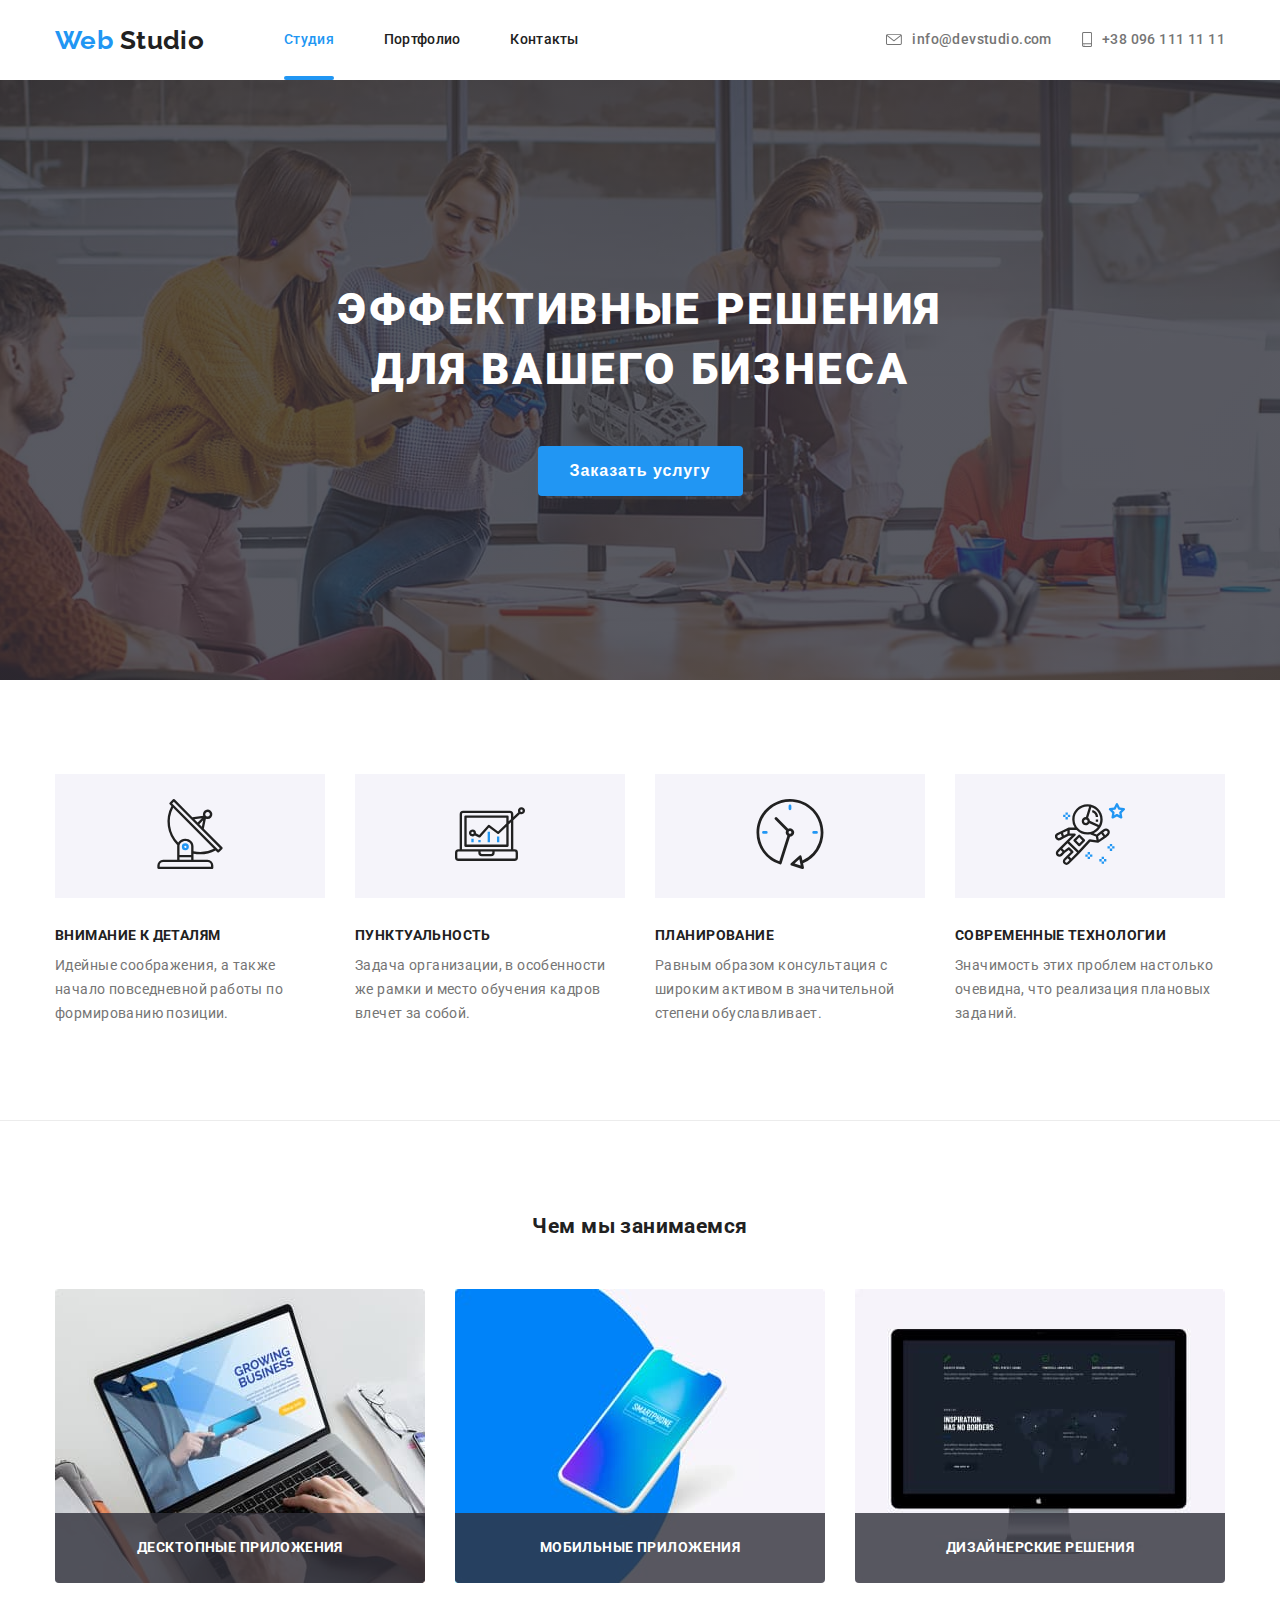
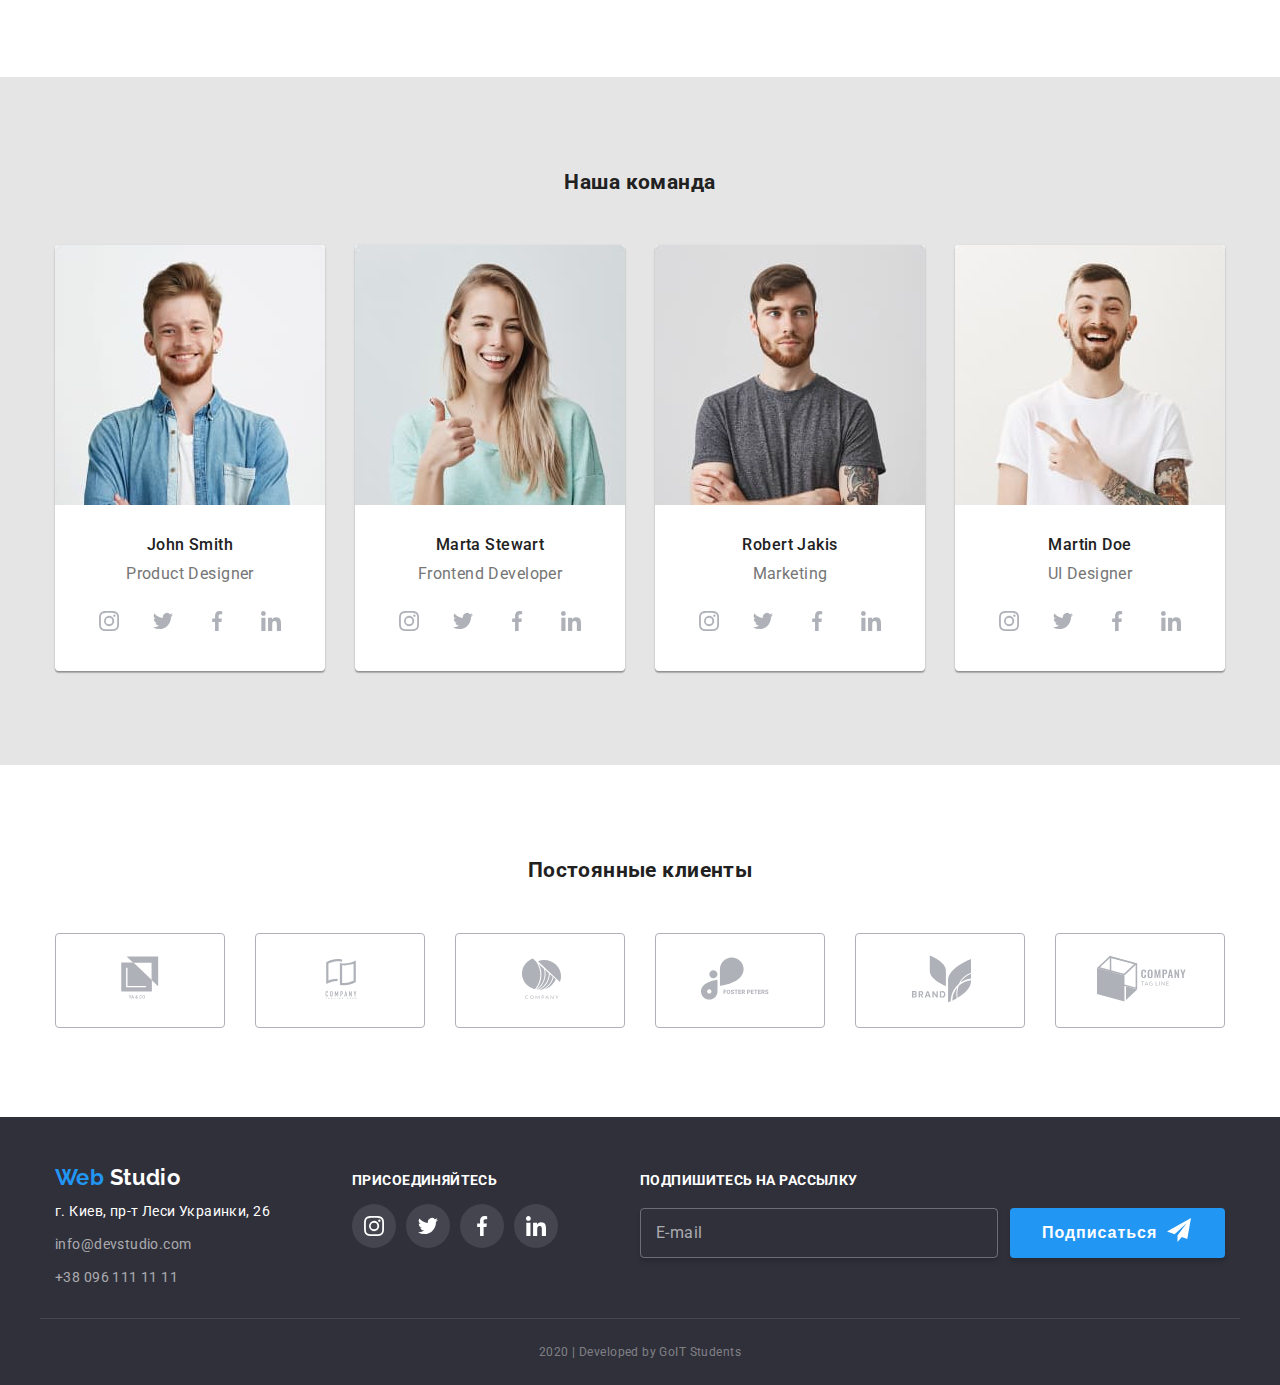
<file: index.html>
<!DOCTYPE html>
<html lang="ru">
  <head>
    <meta charset="UTF-8" />
    <meta name="viewport" content="width=device-width, initial-scale=1.0" />
    <title>Document</title>
    <link
      href="https://fonts.googleapis.com/css2?family=Raleway:wght@700&family=Roboto:wght@400;500;700;900&display=swap"
      rel="stylesheet"
    />
    <link rel="stylesheet" href="./css/style.css" />
  </head>
  <body>
    <!--Шапка профиля-->
    <header class="header">
      <div class="container main-header">
        <!--  основная навигация-->
        <nav class="nav main-header">
          <a href="./index.html" class="logo">
            <span class="logo-web">Web</span>
            Studio
          </a>
          <ul class="list header-ul">
            <li class="item">
              <a href="./index.html" class="link active-link">
                Студия
                <div class="active"></div>
              </a>
            </li>
            <li class="item">
              <a href="./portfolio.html" class="link">Портфолио </a>
            </li>
            <li class="item">
              <a href="#" class="link">Контакты</a>
            </li>
          </ul>
        </nav>
        <ul class="list header-ul contact">
          <li class="item">
            <a href="mailto:info@devstudio.com" class="contact-link flex-link">
              <svg class="icon-envelope">
                <use href="./images/symbol-defs1.svg#icon-envelope"></use>
              </svg>
              info@devstudio.com
            </a>
          </li>
          <li class="item">
            <a href="tel:+380961111111" class="contact-link">
              <svg class="icon-smartphone">
                <use href="./images/symbol-defs1.svg#icon-smartphone"></use>
              </svg>
              +38 096 111 11 11
            </a>
          </li>
        </ul>
      </div>
    </header>
    <!-- неповторяющийся контент-->
    <main>
      <!-- Hero -->
      <section class="hero">
        <div class="container center">
          <h1 class="hero-title">
            эффективные решения <br />
            для вашего бизнеса
          </h1>
          <button class="button primary" data-open-modal>
            Заказать услугу
          </button>
          <div class="backdrop is-hidden" data-backdrop>
            <div class="modal">
              <b class="modal-title">
                Оставьте свои данные, мы вам перезвоним
              </b>
              <form class="form js-speaker-form">
                <label class="field name">
                  <svg class="icon-person form-icon">
                    <use href="./images/symbol-defs1.svg#icon-person"></use>
                  </svg>
                  <input
                    class="form-input"
                    type="text"
                    name="name"
                    placeholder=" "
                  />
                  <span class="form-label">Имя</span>
                </label>
                <label class="field">
                  <svg class="icon-phone form-icon">
                    <use href="./images/symbol-defs1.svg#icon-phone"></use>
                  </svg>
                  <input
                    class="form-input"
                    type="tel"
                    name="telephone"
                    placeholder=" "
                  />
                  <span class="form-label">Телефон</span>
                </label>
                <label class="field">
                  <svg class="icon-email form-icon">
                    <use href="./images/symbol-defs1.svg#icon-email"></use>
                  </svg>
                  <input
                    class="form-input"
                    type="email"
                    name="email"
                    placeholder=" "
                  />
                  <span class="form-label">Почта</span>
                </label>
                <label class="field">
                  <textarea
                    class="comment"
                    name="comment"
                    rows="8"
                    placeholder=" "
                  ></textarea>
                  <span class="form-label com">Комментарий</span>
                </label>
                <label class="field checkbox-field">
                  <input class="visualli-hidden checkbox" type="checkbox" />
                  <span class="icn"></span>
                  <span
                    >Соглашаюсь с рассылкой и принимаю
                    <a class="chec" href="">Условия договора</a></span
                  >
                </label>
                <button class="button primary" type="submit">
                  Отправить
                </button>
              </form>
              <svg class="icon-close" data-close-modal>
                <use href="./images/symbol-defs1.svg#icon-close"></use>
              </svg>
            </div>
          </div>
        </div>
      </section>
      <!--преимущества компании-->
      <section class="section">
        <!-- позже нужно будет сделать невидемым -->
        <div class="container">
          <h2 class="section-title visualli-hidden">Особенности</h2>
          <ul class="list flex-featurest">
            <li class="element">
              <div class="in-bl">
                <svg class="icon-antenna">
                  <use
                    x="100"
                    width="70"
                    heidth="70"
                    href="./images/symbol-defs1.svg#icon-antenna"
                  ></use>
                </svg>
              </div>
              <h3 class="section-title features">
                Внимание к деталям
              </h3>
              <p class="text features">
                Идейные соображения, а также начало повседневной работы по
                формированию позиции.
              </p>
            </li>
            <li class="element">
              <div class="in-bl wrt">
                <svg class="icon-diagram">
                  <use
                    x="100"
                    width="70"
                    heidth="70"
                    href="./images/symbol-defs1.svg#icon-diagram"
                  ></use>
                </svg>
              </div>
              <h3 class="section-title features">
                Пунктуальность
              </h3>
              <p class="text features">
                Задача организации, в особенности же рамки и место обучения
                кадров влечет за собой.
              </p>
            </li>
            <li class="element">
              <div class="in-bl">
                <svg class="icon-clock">
                  <use
                    x="100"
                    width="70"
                    heidth="70"
                    href="./images/symbol-defs1.svg#icon-clock"
                  ></use>
                </svg>
              </div>
              <h3 class="section-title features">
                Планирование
              </h3>
              <p class="text features">
                Равным образом консультация с широким активом в значительной
                степени обуславливает.
              </p>
            </li>
            <li class="element">
              <div class="in-bl">
                <svg class="icon-astronaut">
                  <use
                    x="100"
                    width="70"
                    heidth="70"
                    href="./images/symbol-defs1.svg#icon-astronaut"
                  ></use>
                </svg>
              </div>
              <h3 class="section-title features">
                Современные технологии
              </h3>
              <p class="text features">
                Значимость этих проблем настолько очевидна, что реализация
                плановых заданий.
              </p>
            </li>
          </ul>
        </div>
      </section>
      <!--занятость компании-->
      <section class="section employment">
        <div class="container">
          <h2 class="section-title center">Чем мы занимаемся</h2>
          <ul class="employment-list list">
            <li class="element">
              <img
                class="img"
                src="./images/What-are-we-doing/img.jpg"
                width="370"
                alt="ноутбук"
              />
              <p class="link center">
                Десктопные приложения
              </p>
            </li>
            <li class="element">
              <img
                class="img"
                src="./images/What-are-we-doing/box.jpg"
                width="370"
                alt="смартфон"
              />
              <p class="link center">
                Мобильные приложения
              </p>
            </li>
            <li class="element">
              <img
                class="img"
                src="./images/What-are-we-doing/img(1).jpg"
                width="370"
                alt="apple mac"
              />
              <p class="link center">
                Дизайнерские решения
              </p>
            </li>
          </ul>
        </div>
      </section>
      <!--специалисты компании-->
      <section class="section company-specialists">
        <div class="container">
          <h2 class="section-title center">
            Наша команда
          </h2>
          <ul class="list specialists">
            <li class="element">
              <img
                class="img"
                src="./images/Team/specialists/img.jpg"
                width="270"
                alt="photo of John Smith"
              />
              <div class="center">
                <h3 class="section-title specialist">
                  John Smith
                </h3>
                <p class="specialist name">
                  Product Designer
                </p>
                <!--соц.сети -->
                <ul class="list social-networks">
                  <li class="element">
                    <a
                      href="#"
                      aria-label="instagram"
                      class="link icon-instagram"
                    >
                      <svg class="icon-instagram">
                        <use
                          href="./images/symbol-defs1.svg#icon-instagram"
                        ></use>
                      </svg>
                    </a>
                  </li>
                  <li class="element">
                    <a href="#" aria-label="twitter" class="link icon-twitter">
                      <svg class="icon-twitter">
                        <use
                          href="./images/symbol-defs1.svg#icon-twitter"
                        ></use>
                      </svg>
                    </a>
                  </li>
                  <li class="element">
                    <a
                      href="#"
                      aria-label="facebook"
                      class="link icon-facebook"
                    >
                      <svg class="icon-facebook">
                        <use
                          href="./images/symbol-defs1.svg#icon-facebook"
                        ></use>
                      </svg>
                    </a>
                  </li>
                  <li class="element">
                    <a
                      href="#"
                      aria-label="linkedin"
                      class="link icon-linkedin"
                    >
                      <svg class="icon-linkedin">
                        <use
                          href="./images/symbol-defs1.svg#icon-linkedin"
                        ></use>
                      </svg>
                    </a>
                  </li>
                </ul>
              </div>
            </li>
            <li class="element">
              <img
                class="img"
                src="./images/Team/specialists/img(1).jpg"
                width="270"
                alt="photo of Marta Stewart"
              />
              <div class="center">
                <h3 class="section-title specialist">
                  Marta Stewart
                </h3>
                <p class="specialist name">
                  Frontend Developer
                </p>
                <!--соц.сети -->
                <ul class="list social-networks">
                  <li class="element">
                    <a
                      href="#"
                      aria-label="instagram"
                      class="link icon-instagram"
                    >
                      <svg class="icon-instagram">
                        <use
                          href="./images/symbol-defs1.svg#icon-instagram"
                        ></use>
                      </svg>
                    </a>
                  </li>
                  <li class="element">
                    <a href="#" aria-label="twitter" class="link icon-twitter">
                      <svg class="icon-twitter">
                        <use
                          href="./images/symbol-defs1.svg#icon-twitter"
                        ></use>
                      </svg>
                    </a>
                  </li>
                  <li class="element">
                    <a
                      href="#"
                      aria-label="facebook"
                      class="link icon-facebook"
                    >
                      <svg class="icon-facebook">
                        <use
                          href="./images/symbol-defs1.svg#icon-facebook"
                        ></use>
                      </svg>
                    </a>
                  </li>
                  <li class="element">
                    <a
                      href="#"
                      aria-label="linkedin"
                      class="link icon-linkedin"
                    >
                      <svg class="icon-linkedin">
                        <use
                          href="./images/symbol-defs1.svg#icon-linkedin"
                        ></use>
                      </svg>
                    </a>
                  </li>
                </ul>
              </div>
            </li>
            <li class="element">
              <img
                class="img"
                src="./images/Team/specialists/img(2).jpg"
                width="270"
                alt="photo of Robert Jakis"
              />
              <div class="center">
                <h3 class="section-title specialist">
                  Robert Jakis
                </h3>
                <p class="specialist name">
                  Marketing
                </p>
                <!--соц.сети -->
                <ul class="list social-networks">
                  <li class="element">
                    <a
                      href="#"
                      aria-label="instagram"
                      class="link icon-instagram"
                    >
                      <svg class="icon-instagram">
                        <use
                          href="./images/symbol-defs1.svg#icon-instagram"
                        ></use>
                      </svg>
                    </a>
                  </li>
                  <li class="element">
                    <a href="#" aria-label="twitter" class="link icon-twitter">
                      <svg class="icon-twitter">
                        <use
                          href="./images/symbol-defs1.svg#icon-twitter"
                        ></use>
                      </svg>
                    </a>
                  </li>
                  <li class="element">
                    <a
                      href="#"
                      aria-label="facebook"
                      class="link icon-facebook"
                    >
                      <svg class="icon-facebook">
                        <use
                          href="./images/symbol-defs1.svg#icon-facebook"
                        ></use>
                      </svg>
                    </a>
                  </li>
                  <li class="element">
                    <a
                      href="#"
                      aria-label="linkedin"
                      class="link icon-linkedin"
                    >
                      <svg class="icon-linkedin">
                        <use
                          href="./images/symbol-defs1.svg#icon-linkedin"
                        ></use>
                      </svg>
                    </a>
                  </li>
                </ul>
              </div>
            </li>
            <li class="element">
              <img
                class="img"
                src="./images/Team/specialists/img(3).jpg"
                width="270"
                alt="photo of Martin Doe"
              />
              <div class="center">
                <h3 class="section-title specialist">
                  Martin Doe
                </h3>
                <p class="specialist name">
                  UI Designer
                </p>
                <!--соц.сети -->
                <ul class="list social-networks">
                  <li class="element">
                    <a
                      href="#"
                      aria-label="instagram"
                      class="link icon-instagram"
                    >
                      <svg class="icon-instagram">
                        <use
                          href="./images/symbol-defs1.svg#icon-instagram"
                        ></use>
                      </svg>
                    </a>
                  </li>
                  <li class="element">
                    <a href="#" aria-label="twitter" class="link icon-twitter">
                      <svg class="icon-twitter">
                        <use
                          href="./images/symbol-defs1.svg#icon-twitter"
                        ></use>
                      </svg>
                    </a>
                  </li>
                  <li class="element">
                    <a
                      href="#"
                      aria-label="facebook"
                      class="link icon-facebook"
                    >
                      <svg class="icon-facebook">
                        <use
                          href="./images/symbol-defs1.svg#icon-facebook"
                        ></use>
                      </svg>
                    </a>
                  </li>
                  <li class="element">
                    <a
                      href="#"
                      aria-label="linkedin"
                      class="link icon-linkedin"
                    >
                      <svg class="icon-linkedin">
                        <use
                          href="./images/symbol-defs1.svg#icon-linkedin"
                        ></use>
                      </svg>
                    </a>
                  </li>
                </ul>
              </div>
            </li>
          </ul>
        </div>
      </section>
      <!--Постоянные клиенты-->
      <section class="section">
        <div class="container">
          <h2 class="section-title center">
            Постоянные клиенты
          </h2>
          <!-- логотипы компаний -->
          <ul class="list customers">
            <li class="element">
              <a href="#" class="customers-link link" aria-label="YA & CO">
                <svg class="icon-logo-1 icon">
                  <use
                    width="45"
                    heidth="50"
                    x="63"
                    href="./images/symbol-defs1.svg#icon-logo-1"
                  ></use>
                </svg>
              </a>
            </li>
            <li class="element">
              <a
                href="#"
                class="customers-link"
                aria-label="company tagline here"
              >
                <svg class="icon-logo-2 icon">
                  <use
                    width="40"
                    heidth="52"
                    x="65"
                    href="./images/symbol-defs1.svg#icon-logo-2"
                  ></use>
                </svg>
              </a>
            </li>
            <li class="element">
              <a href="#" class="customers-link" aria-label="company">
                <svg class="icon-logo-3 icon">
                  <use
                    width="41"
                    heidth="43"
                    x="65"
                    href="./images/symbol-defs1.svg#icon-logo-3"
                  ></use>
                </svg>
              </a>
            </li>
            <li class="element">
              <a href="#" class="customers-link" aria-label="FOSTER PETERS">
                <svg class="icon-logo-4 icon">
                  <use
                    width="80"
                    heidth="42"
                    x="45"
                    href="./images/symbol-defs1.svg#icon-logo-4"
                  ></use>
                </svg>
              </a>
            </li>
            <li class="element">
              <a href="#" class="customers-link" aria-label="brand">
                <svg class="icon-logo-5 icon">
                  <use
                    width="59"
                    heidth="47"
                    x="56"
                    href="./images/symbol-defs1.svg#icon-logo-5"
                  ></use>
                </svg>
              </a>
            </li>
            <li class="element">
              <a href="#" class="customers-link" aria-label="company tag line">
                <svg class="icon-logo-6 icon">
                  <use
                    width="89"
                    heidth="46"
                    x="41"
                    href="./images/symbol-defs1.svg#icon-logo-6"
                  ></use>
                </svg>
              </a>
            </li>
          </ul>
        </div>
      </section>
    </main>
    <!--подвал-->
    <footer class="footer">
      <div class="container footer-container">
        <div>
          <a href="./index.html" class="logo-footer">
            <span class="logo-web">Web</span>
            Studio
          </a>
          <!-- адресс -->
          <address class="address">
            <p>
              г. Киев, пр-т Леси Украинки, 26
            </p>
            <a href="mailto:info@devstudio.com" class="address-link">
              info@devstudio.com
            </a>
            <a href="tel:+380961111111" class="address-link"
              >+38 096 111 11 11</a
            >
          </address>
        </div>
        <div>
          <b class="b"> присоединяйтесь </b>
          <!-- соц.сети -->
          <ul class="list footer__social-networks">
            <li class="element">
              <a href="#" aria-label="instagram" class="link icon-instagram">
                <svg class="icon-instagram">
                  <use href="./images/symbol-defs1.svg#icon-instagram"></use>
                </svg>
              </a>
            </li>
            <li class="element">
              <a href="#" aria-label="twitter" class="link icon-twitter">
                <svg class="icon-twitter">
                  <use href="./images/symbol-defs1.svg#icon-twitter"></use>
                </svg>
              </a>
            </li>
            <li class="element">
              <a href="#" aria-label="facebook" class="link icon-facebook">
                <svg class="icon-facebook">
                  <use href="./images/symbol-defs1.svg#icon-facebook"></use>
                </svg>
              </a>
            </li>
            <li class="element">
              <a href="#" aria-label="linkedin" class="link icon-linkedin">
                <svg class="icon-linkedin">
                  <use href="./images/symbol-defs1.svg#icon-linkedin"></use>
                </svg>
              </a>
            </li>
          </ul>
        </div>
        <div>
          <b class="b">
            Подпишитесь на рассылку
          </b>
          <div class="flex">
            <label class="field">
              <input class="footer-mail" type="email" placeholder=" " />
              <span class="footer-place">
                E-mail
              </span>
            </label>
            <button class="button primary">
              <span>
                Подписаться
              </span>
              <svg class="icon-send">
                <use href="./images/symbol-defs1.svg#icon-send"></use>
              </svg>
            </button>
          </div>
        </div>
      </div>
      <p class="copyright container">2020 | Developed by GoIT Students</p>
    </footer>

    <script>
      const refs = {
        openModalBtn: document.querySelector("[data-open-modal]"),
        closeModalBtn: document.querySelector("[data-close-modal]"),
        backdrop: document.querySelector("[data-backdrop]"),
      };

      refs.openModalBtn.addEventListener("click", toggleModal);
      refs.closeModalBtn.addEventListener("click", toggleModal);

      function toggleModal() {
        refs.backdrop.classList.toggle("is-hidden");
      }
    </script>
    <script>
      (() => {
        document
          .querySelector(".js-speaker-form")
          .addEventListener("submit", (e) => {
            e.preventDefault();

            new FormData(e.currentTarget).forEach((value, name) =>
              console.log(`${name}: ${value}`)
            );

            e.currentTarget.reset();
          });
      })();
    </script>
  </body>
</html>
</file>
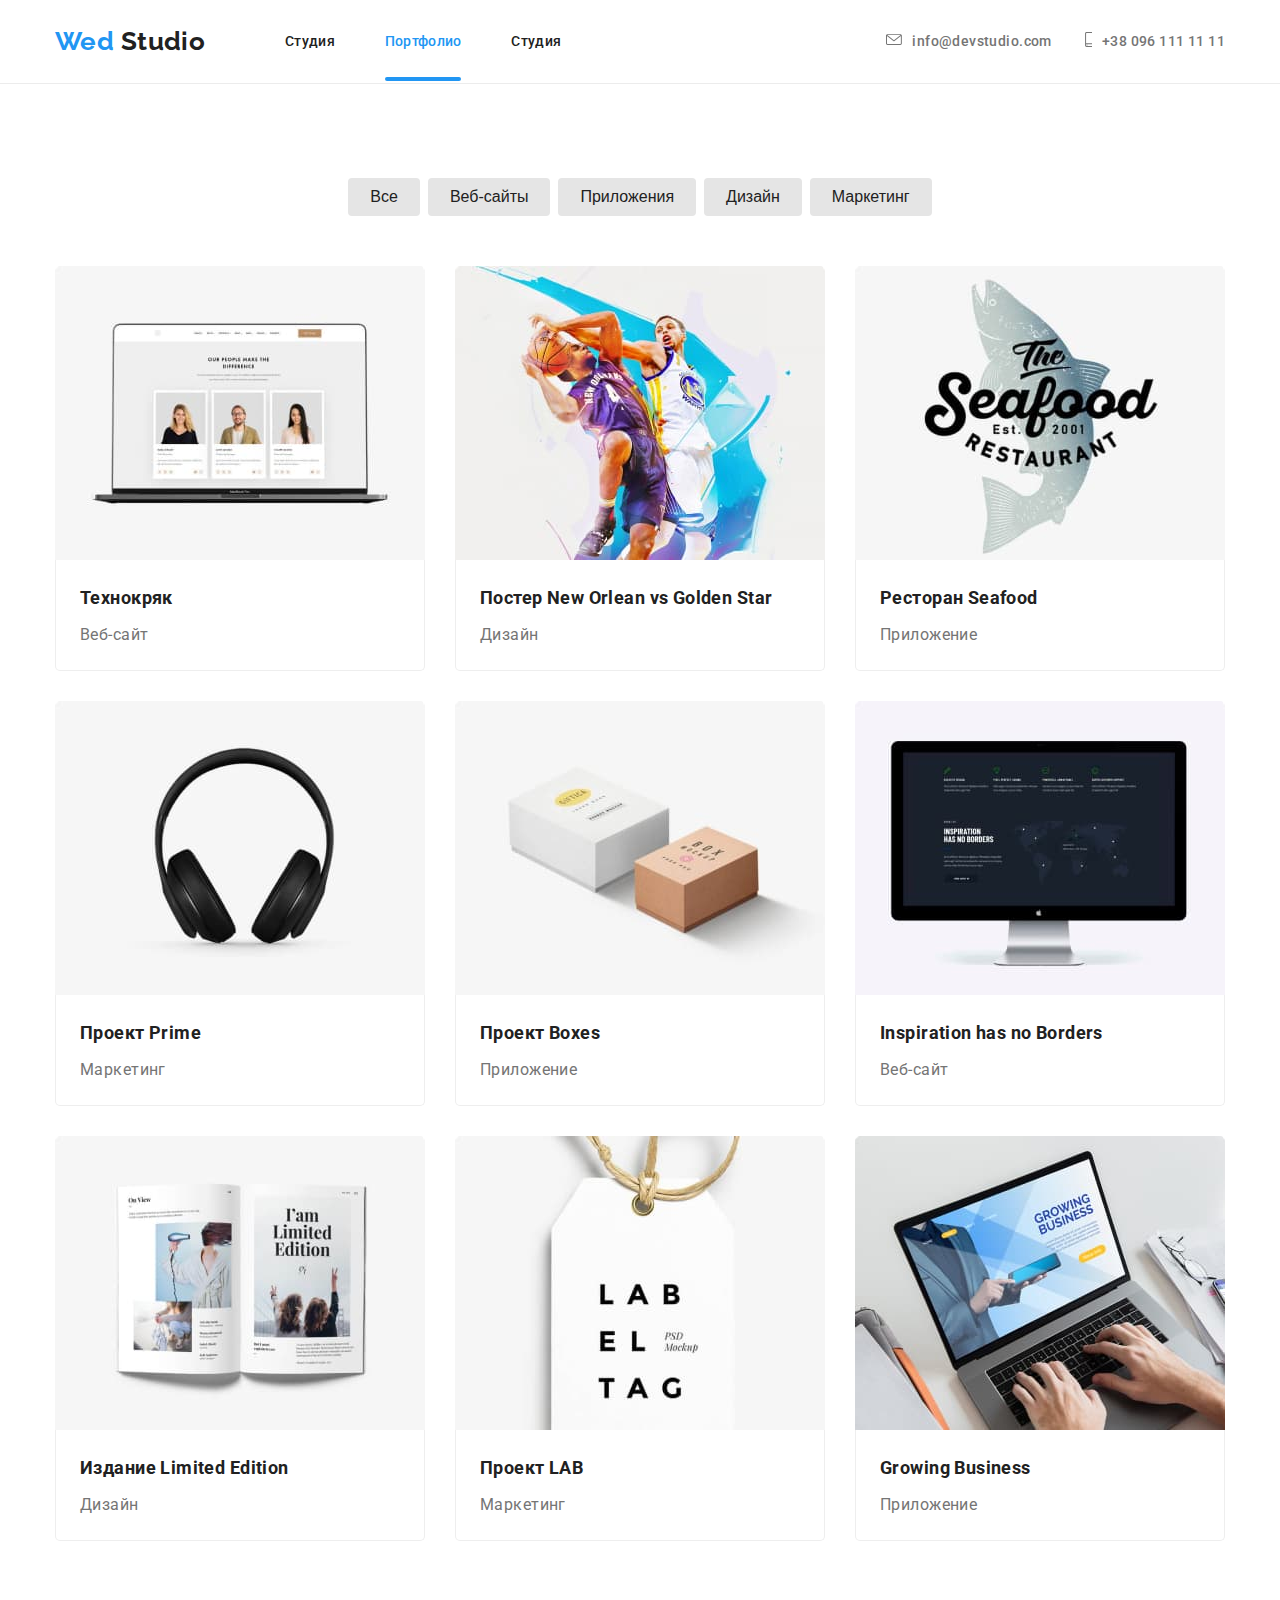
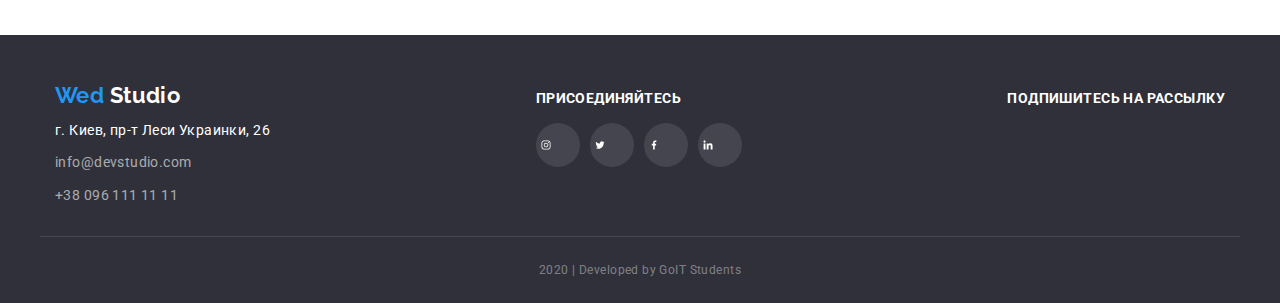
<file: portfolio.html>
<!DOCTYPE html>
<html lang="ru">
  <head>
    <meta charset="UTF-8" />
    <meta name="viewport" content="width=device-width, initial-scale=1.0" />
    <title>Document</title>
    <link
      href="https://fonts.googleapis.com/css2?family=Raleway:wght@700&family=Roboto:wght@400;500;700;900&display=swap"
      rel="stylesheet"
    />
    <link rel="stylesheet" href="./css/style.css" />
  </head>

  <body>
    <!--Шапка профиля-->
    <header class="header">
      <!--  основная навигация-->
      <div class="container main-header">
        <nav class="nav main-header">
          <a href="./index.html" class="logo">
            <span class="logo-web">Wed</span>
            Studio
          </a>
          <ul class="list header-ul">
            <li class="item">
              <a href="./index.html" class="link">Студия</a>
            </li>
            <li class="item">
              <a href="./portfolio.html" class="link active-link"
                >Портфолио
                <div class="active"></div>
              </a>
            </li>
            <li class="item">
              <a href="#" class="link">Студия</a>
            </li>
          </ul>
        </nav>
        <ul class="list header-ul contact">
          <li class="item">
            <a href="mailto:info@devstudio.com" class="contact-link flex-link">
              <div class="in-bl">
                <svg class="icon-envelope">
                  <use
                    width="16"
                    heidth="12"
                    href="./images/symbol-defs1.svg#icon-envelope"
                  ></use>
                </svg>
              </div>
              <span>
                info@devstudio.com
              </span>
            </a>
          </li>
          <li class="item">
            <a href="tel:+380961111111" class="contact-link">
              <div class="in-bl">
                <svg class="icon-smartphone">
                  <use
                    width="16"
                    heidth="12"
                    href="./images/symbol-defs1.svg#icon-smartphone"
                  ></use>
                </svg>
              </div>
              +38 096 111 11 11
            </a>
          </li>
        </ul>
      </div>
    </header>
    <!-- неповторяющийся контент-->
    <main>
      <section class="section portfolio">
        <div class="container">
          <h1 class="visualli-hidden">
            Работы компании
          </h1>
          <ul class="list filter">
            <li class="element">
              <button class="button filter">
                Все
              </button>
            </li>
            <li class="element">
              <button class="button filter">
                Веб-сайты
              </button>
            </li>
            <li class="element">
              <button class="button filter">
                Приложения
              </button>
            </li>
            <li class="element">
              <button class="button filter">
                Дизайн
              </button>
            </li>
            <li class="element">
              <button class="button filter">
                Маркетинг
              </button>
            </li>
          </ul>
          <ul class="list work">
            <li class="element">
              <div class="card">
                <a href="">
                  <div class="card-picture">
                    <img
                      src="./images/portfolio/img.jpg"
                      width="370px"
                      height="294px"
                      alt="Веб-сайт предпринимателей"
                    />
                    <p class="hover-text-work">
                      Технокряк это современная площадка распространения
                      коронавируса. Компании используют эту платформу для
                      цифрового шпионажа и атак на защищённые сервера
                      конкурентов.
                    </p>
                  </div>
                  <div class="card-contens">
                    <h2 class="job-title">Технокряк</h2>
                    <p class="text-work">Веб-сайт</p>
                  </div>
                </a>
              </div>
            </li>
            <li class="element">
              <div class="card">
                <a href="">
                  <div class="card-picture">
                    <img
                      src="./images/portfolio/img(1).jpg"
                      width="370px"
                      height="294px"
                      alt="постер с баскетболистами"
                    />
                    <p class="hover-text-work">
                      Технокряк это современная площадка распространения
                      коронавируса. Компании используют эту платформу для
                      цифрового шпионажа и атак на защищённые сервера
                      конкурентов.
                    </p>
                  </div>
                  <div class="card-contens">
                    <h2 class="job-title">Постер New Orlean vs Golden Star</h2>
                    <p class="text-work">Дизайн</p>
                  </div>
                </a>
              </div>
            </li>
            <li class="element">
              <div class="card">
                <a href="">
                  <div class="card-picture">
                    <img
                      src="./images/portfolio/img(2).jpg"
                      width="370px"
                      height="294px"
                      alt="иконка приложения рыбного ресторана"
                    />
                    <p class="hover-text-work">
                      Технокряк это современная площадка распространения
                      коронавируса. Компании используют эту платформу для
                      цифрового шпионажа и атак на защищённые сервера
                      конкурентов.
                    </p>
                  </div>
                  <div class="card-contens">
                    <h2 class="job-title">Ресторан Seafood</h2>
                    <p class="text-work">Приложение</p>
                  </div>
                </a>
              </div>
            </li>
            <li class="element">
              <div class="card">
                <a href="">
                  <div class="card-picture">
                    <img
                      src="./images/portfolio/img(3).jpg"
                      width="370px"
                      height="294px"
                      alt="наушники"
                    />
                    <p class="hover-text-work">
                      Технокряк это современная площадка распространения
                      коронавируса. Компании используют эту платформу для
                      цифрового шпионажа и атак на защищённые сервера
                      конкурентов.
                    </p>
                  </div>
                  <div class="card-contens">
                    <h2 class="job-title">Проект Prime</h2>
                    <p class="text-work">Маркетинг</p>
                  </div>
                </a>
              </div>
            </li>
            <li class="element">
              <div class="card">
                <a href="">
                  <div class="card-picture">
                    <img
                      src="./images/portfolio/img(4).jpg"
                      width="370px"
                      height="294px"
                      alt="иконка приложения для boxes"
                    />
                    <p class="hover-text-work">
                      Технокряк это современная площадка распространения
                      коронавируса. Компании используют эту платформу для
                      цифрового шпионажа и атак на защищённые сервера
                      конкурентов.
                    </p>
                  </div>
                  <div class="card-contens">
                    <h2 class="job-title">Проект Boxes</h2>
                    <p class="text-work">Приложение</p>
                  </div>
                </a>
              </div>
            </li>
            <li class="element">
              <div class="card">
                <a href="">
                  <div class="card-picture">
                    <img
                      src="./images/portfolio/img(5).jpg"
                      width="370px"
                      height="294px"
                      alt="Веб-сайт туроператора"
                    />
                    <p class="hover-text-work">
                      Технокряк это современная площадка распространения
                      коронавируса. Компании используют эту платформу для
                      цифрового шпионажа и атак на защищённые сервера
                      конкурентов.
                    </p>
                  </div>
                  <div class="card-contens">
                    <h2 class="job-title">Inspiration has no Borders</h2>
                    <p class="text-work">Веб-сайт</p>
                  </div>
                </a>
              </div>
            </li>
            <li class="element">
              <div class="card">
                <a href="">
                  <div class="card-picture">
                    <img
                      src="./images/portfolio/img(6).jpg"
                      width="370px"
                      height="294px"
                      alt="модный журнал"
                    />
                    <p class="hover-text-work">
                      Технокряк это современная площадка распространения
                      коронавируса. Компании используют эту платформу для
                      цифрового шпионажа и атак на защищённые сервера
                      конкурентов.
                    </p>
                  </div>
                  <div class="card-contens">
                    <h2 class="job-title">Издание Limited Edition</h2>
                    <p class="text-work">Дизайн</p>
                  </div>
                </a>
              </div>
            </li>
            <li class="element">
              <div class="card">
                <a href="">
                  <div class="card-picture">
                    <img
                      src="./images/portfolio/img(7).jpg"
                      width="370px"
                      height="294px"
                      alt="логотип бренда"
                    />
                    <p class="hover-text-work">
                      Технокряк это современная площадка распространения
                      коронавируса. Компании используют эту платформу для
                      цифрового шпионажа и атак на защищённые сервера
                      конкурентов.
                    </p>
                  </div>
                  <div class="card-contens">
                    <h2 class="job-title">Проект LAB</h2>
                    <p class="text-work">Маркетинг</p>
                  </div>
                </a>
              </div>
            </li>
            <li class="element">
              <div class="card">
                <a href="">
                  <div class="card-picture">
                    <img
                      src="./images/portfolio/img(8).jpg"
                      width="370px"
                      height="294px"
                      alt="приложение для компьютеров"
                    />
                    <p class="hover-text-work">
                      Технокряк это современная площадка распространения
                      коронавируса. Компании используют эту платформу для
                      цифрового шпионажа и атак на защищённые сервера
                      конкурентов.
                    </p>
                  </div>
                  <div class="card-contens">
                    <h2 class="job-title">Growing Business</h2>
                    <p class="text-work">Приложение</p>
                  </div>
                </a>
              </div>
            </li>
          </ul>
        </div>
      </section>
    </main>
    <!--подвал-->
    <footer class="footer">
      <div class="container footer-container">
        <div>
          <a href="./index.html" class="logo-footer">
            <span class="logo-web">Wed</span>
            Studio
          </a>
          <!-- адресс -->
          <address class="address">
            <p>
              г. Киев, пр-т Леси Украинки, 26
            </p>
            <a href="mailto:info@devstudio.com" class="address-link">
              info@devstudio.com
            </a>
            <a href="tel:+380961111111" class="address-link"
              >+38 096 111 11 11</a
            >
          </address>
        </div>
        <div>
          <b class="b"> присоединяйтесь </b>
          <!-- соц.сети -->
          <ul class="list footer__social-networks">
            <li class="element">
              <a href="#" aria-label="instagram" class="link icon-instagram">
                <svg class="icon-instagram">
                  <use
                    width="20"
                    heidth="20"
                    href="./images/symbol-defs1.svg#icon-instagram"
                  ></use>
                </svg>
              </a>
            </li>
            <li class="element">
              <a href="#" aria-label="twitter" class="link icon-twitter">
                <svg class="icon-twitter">
                  <use
                    width="20"
                    heidth="20"
                    href="./images/symbol-defs1.svg#icon-twitter"
                  ></use>
                </svg>
              </a>
            </li>
            <li class="element">
              <a href="#" aria-label="facebook" class="link icon-facebook">
                <svg class="icon-facebook">
                  <use
                    width="20"
                    heidth="20"
                    href="./images/symbol-defs1.svg#icon-facebook"
                  ></use>
                </svg>
              </a>
            </li>
            <li class="element">
              <a href="#" aria-label="linkedin" class="link icon-linkedin">
                <svg class="icon-linkedin">
                  <use
                    width="20"
                    heidth="20"
                    href="./images/symbol-defs1.svg#icon-linkedin"
                  ></use>
                </svg>
              </a>
            </li>
          </ul>
        </div>
        <b class="b">
          Подпишитесь на рассылку
        </b>
      </div>
      <p class="copyright container">2020 | Developed by GoIT Students</p>
    </footer>
  </body>
</html>
</file>
<file: css/style.css>
html {
  box-sizing: border-box;
}

*,
*::before,
*::after {
  box-sizing: inherit;
}
/* 
*,
*::before,
*::after {
  transition: 250ms cubic-bezier(0.4, 0, 0.2, 1);
} */

:root {
  --primary-text-color: #757575;
  --secondary-text-color: #212121;
  --white-color-text: #ffffff;
  --text-hover-color: #2196f3;
  --background-color: #e5e5e5;
  --secondary-background-color: #f5f4fa;
  --address-text-color: rgba(255, 255, 255, 0.6);
}

/* общие */

body {
  background-color: var(--white-color-text);
  color: var(--primary-text-color);
  font-family: Roboto, sans-serif;
  font-style: normal;
  font-size: 14px;
  line-height: 1.14;
  letter-spacing: 0.03em;
  margin: 0px;
}

a {
  text-decoration: none;
}

h1,
h2,
h3,
h4,
h5,
h6,
p {
  margin-top: 0px;
  margin-bottom: 0px;
}

img {
  display: block;
  max-width: 100%;
  height: auto;
}

.visualli-hidden {
  position: absolute;
  width: 1px;
  height: 1px;
  margin: -1px;
  padding: 0px;
  border: 0px;
  clip: rect(0 0 0 0);
  overflow: hidden;
}

.list {
  list-style: none;
  margin-top: 0px;
  margin-bottom: 0px;
  padding-left: 0px;
}

.container {
  width: 1200px;
  padding-left: 15px;
  padding-right: 15px;

  margin-left: auto;
  margin-right: auto;
}

.center {
  text-align: center;
}

.section > .section-title {
  color: var(--secondary-text-color);
  font-weight: 700;
  font-size: 36px;
  line-height: 1.17;
  text-align: center;
}
.section-title {
  color: var(--secondary-text-color);
}
.employment-list,
.specialists {
  margin-top: 50px;
}

.in-bl {
  display: inline-block;
}

/* кнопка */
.button {
  display: inline-block;

  background-color: var(--background-color);
  color: var(--primary-text-color);
}
.section {
  padding-top: 94px;
  padding-bottom: 94px;
}

/* шапка */

.header {
  background-color: var(--white-color-text);
}

.main-header {
  display: flex;
  align-items: center;
}

.header-ul {
  display: flex;
}

.header-ul .item:not(:last-child) {
  margin-right: 50px;
}

.contact {
  margin-left: auto;
  align-items: center;
}

.contact .item:not(:last-child) {
  margin-right: 30px;
}

.header-ul .link,
.header-ul .contact-link {
  display: block;
  padding-top: 32px;
  padding-bottom: 32px;

  transition: 250ms cubic-bezier(0.4, 0, 0.2, 1);
}

.nav .link {
  color: var(--secondary-text-color);
  font-weight: 500;
  letter-spacing: 0.02em;

  transition: 250ms cubic-bezier(0.4, 0, 0.2, 1);
}

.link.active-link,
.nav .link:hover,
.nav .link:focus,
.contact-link:focus,
.contact-link:hover {
  color: var(--text-hover-color);

  transition: 250ms cubic-bezier(0.4, 0, 0.2, 1);
}

.active,
.header-ul .link::after {
  position: absolute;
  bottom: 0px;

  width: 100%;
  height: 4px;
  border-radius: 2px;

  background-color: var(--text-hover-color);
}

.header-ul .link {
  position: relative;
}

.header-ul .link::after {
  content: "";
  display: block;

  opacity: 0;
  transform: scaleX(0);

  transition: 250ms cubic-bezier(0.4, 0, 0.2, 1);
}

.header-ul .link:hover::after {
  opacity: 1;
  transform: scaleX(1);

  transition: 250ms cubic-bezier(0.4, 0, 0.2, 1);
}

.logo {
  display: inline-block;
  margin-right: 80px;

  color: var(--secondary-text-color);
  font-family: Raleway, sans-serif;
  font-weight: 700;
  font-size: 26px;
  line-height: 1.19;
}
.logo-web {
  color: var(--text-hover-color);
  font-family: Raleway, sans-serif;
}
.header-ul .contact-link {
  display: inline-flex;
  align-items: center;
  font-weight: 500;
  font-size: 14px;
  color: var(--primary-text-color);
  line-height: 1.14;
  text-decoration: none;
  margin-left: auto;
  transition: color 250ms cubic-bezier(0.4, 0, 0.2, 1);
}

.flex-link {
  display: flex;
}

.icon-envelope {
  width: 16px;
  height: 11.2px;
  margin-right: 10px;
  fill: currentColor;
}

.icon-smartphone {
  width: 10px;
  height: 15px;
  margin-right: 10px;
  fill: currentColor;
}

/* подвал */

.logo-footer {
  color: var(--white-color-text);
  font-family: Raleway, sans-serif;
  font-weight: 700;
  font-size: 22px;
  line-height: 1.18;
}
.address {
  display: flex;
  flex-direction: column;

  color: var(--white-color-text);
  font-weight: 400;
  font-size: 14px;
  font-style: normal;
  line-height: 1.71;

  margin-top: 10px;
}
.address-link {
  color: var(--address-text-color);

  margin-top: 9px;
}

.copyright {
  display: block;
  padding-top: 21px;
  padding-bottom: 21px;
  border-top: 1px solid rgba(255, 255, 255, 0.1);

  color: rgba(255, 255, 255, 0.4);
  font-weight: 400;
  font-size: 12px;
  line-height: 2;
  text-align: center;
}

.b {
  display: block;
  color: var(--white-color-text);
  font-weight: 700;
  text-transform: uppercase;
}

.footer__social-networks {
  margin-top: 21px;
}

.footer__social-networks .element {
  margin-right: 10px;
}

.footer__social-networks .element:nth-last-child(1) {
  margin-right: 0px;
}

.footer__social-networks .link {
  display: inline-flex;
  width: 44px;
  height: 44px;

  background: rgba(255, 255, 255, 0.1);
  border-radius: 50%;
  background-repeat: no-repeat;
  background-position: center;
  background-size: 20px;
  fill: var(--white-color-text);

  transition: 250ms cubic-bezier(0.4, 0, 0.2, 1);
}

.footer__social-networks .link:hover,
.footer__social-networks .link:focus {
  background-color: var(--text-hover-color);

  transition: 250ms cubic-bezier(0.4, 0, 0.2, 1);
}

#icon-instagram,
#icon-twitter,
#icon-facebook,
#icon-linkedin,
#icon-logo-1 {
  fill: currentColor;
}

.footer-container {
  display: flex;
  align-items: baseline;
  justify-content: space-between;
  padding-bottom: 28px;
}

.footer {
  background-color: #2f303a;
  padding-top: 48px;
}

.footer-mail {
  width: 358px;
  height: 50px;
  padding-left: 16px;
  opacity: 1;

  border: 1px solid rgba(255, 255, 255, 0.3);
  box-sizing: border-box;
  box-shadow: 0px 4px 4px rgba(0, 0, 0, 0.15);
  border-radius: 4px;
  color: rgba(255, 255, 255, 0.6);

  background-color: transparent;
}

.footer .field {
  margin-top: 20px;
}

.footer-place {
  position: absolute;
  left: 16px;
  top: 50%;
  transform: translateY(-50%);
  opacity: 1;

  font-weight: normal;
  font-size: 16px;
  line-height: 1.3;
  letter-spacing: 0.03em;

  color: rgba(255, 255, 255, 0.6);
}

.flex {
  display: flex;
}

.footer .button.primary {
  display: flex;
  width: 215px;
  box-shadow: 0px 4px 4px rgba(0, 0, 0, 0.15);

  margin-top: 20px;
  margin-left: 12px;
}

.icon-send {
  display: inline-block;
  margin-left: 10px;
  width: 24px;
  height: 24px;
}

.field:focus-within > .footer-place,
.footer-mail:not(:placeholder-shown) + .footer-place {
  opacity: 0;
  transition: 250ms cubic-bezier(0.4, 0, 0.2, 1);

  font-size: 12px;
  line-height: 1.17;
  color: var(--text-hover-color);
}

/* main index */

/* герой */

.hero {
  background-color: rgba(47, 48, 58, 0.8);
  background-image: linear-gradient(
      rgba(47, 48, 58, 0.8),
      rgba(47, 48, 58, 0.8)
    ),
    url(../images/Header-img.jpg);
  height: 600px;
  max-width: 1600px;
  margin-left: auto;
  margin-right: auto;
  background-repeat: no-repeat;
  background-position: center;
  background-size: cover;
}

.hero .container {
  padding-top: 200px;
  padding-bottom: 200px;
}

.hero-title {
  color: var(--white-color-text);
  font-weight: 900;
  font-size: 44px;
  line-height: 1.36;
  text-align: center;
  letter-spacing: 0.06em;
  text-transform: uppercase;
}

.hero .button {
  margin-top: 46px;
}

.button.primary {
  background-color: var(--text-hover-color);
  color: var(--white-color-text);
  font-weight: 700;
  font-size: 16px;
  line-height: 1.87;
  letter-spacing: 0.06em;

  padding: 10px 32px;
  border: 0px;
  border-radius: 4px;
  width: 205px;
  height: 50px;
}

/* модалка */

.backdrop.is-hidden {
  opacity: 0;
  pointer-events: none;

  transition: 250ms cubic-bezier(0.4, 0, 0.2, 1);
}

.backdrop {
  position: fixed;
  width: 100%;
  height: 100%;
  top: 0px;
  left: 0px;

  background: rgba(0, 0, 0, 0.2);

  opacity: 1;

  z-index: 110;

  transition: 250ms cubic-bezier(0.4, 0, 0.2, 1);
}

.modal {
  position: absolute;
  top: 50%;
  left: 50%;

  min-width: 528px;
  height: 581px;
  padding: 40px;

  transform: translate3d(-50%, -50%, 0);

  background-color: var(--white-color-text);
  text-align: center;

  z-index: 111;
}

.modal-title {
  font-weight: bold;
  font-size: 20px;
  line-height: 1.15;
  letter-spacing: 0.03em;
  color: var(--secondary-text-color);
}

.form .button {
  margin-top: 30px;
}

.modal .icon-close {
  position: absolute;
  top: 8px;
  right: 8px;

  width: 30px;
  height: 30px;
  border-radius: 50%;
  border: 1px solid rgba(0, 0, 0, 0.1);

  z-index: 112;
}

.field {
  position: relative;
  display: flex;
  align-items: center;

  margin-top: 28px;
}

.form-input {
  display: block;
  width: 448px;
  height: 40px;

  padding-left: 42px;

  border: 1px solid rgba(33, 33, 33, 0.2);
  box-sizing: border-box;
  border-radius: 4px;
}

.name {
  margin-top: 30px;
}

.icon-person {
  position: absolute;
  width: 18px;
  height: 18px;
  top: 11px;
  left: 16px;
}

.icon-phone {
  position: absolute;
  width: 18px;
  height: 18px;
  top: 11px;
  left: 16px;
}

.icon-email {
  position: absolute;
  width: 18px;
  height: 18px;
  top: 11px;
  left: 16px;
}

.comment {
  display: block;
  resize: none;
  width: 448px;
  height: 120px;

  padding-left: 16px;
  padding-top: 12px;

  border: 1px solid rgba(33, 33, 33, 0.2);
  box-sizing: border-box;
  border-radius: 4px;
}

.checkbox-field {
  display: flex;
  align-items: center;
  justify-content: center;
  margin-top: 20px;
}

.chec {
  color: var(--text-hover-color);
  text-decoration: underline;
}

.form-label {
  position: absolute;
  top: 12px;
  left: 42px;

  font-weight: normal;
  font-size: 14px;
  line-height: 1.14;
  letter-spacing: 0.01em;

  transition: 250ms cubic-bezier(0.4, 0, 0.2, 1);
}

.field:focus-within > .form-label,
.form-input:not(:placeholder-shown) + .form-label {
  transform: translate(-26px, -32px);
  transition: 250ms cubic-bezier(0.4, 0, 0.2, 1);

  font-size: 12px;
  line-height: 1.17;
  color: var(--text-hover-color);
}

.field:focus-within > .form-icon,
.form-input:not(:placeholder-shown) + .form-icon {
  fill: var(--text-hover-color);

  transition: 250ms cubic-bezier(0.4, 0, 0.2, 1);
}

.com {
  top: 12px;
  left: 16px;
  transition: 250ms cubic-bezier(0.4, 0, 0.2, 1);
}

.field:focus-within > .com,
.comment:not(:placeholder-shown) + .com {
  font-size: 12px;
  line-height: 1.17;
  color: var(--text-hover-color);

  transform: translateY(-32px);
  transition: 250ms cubic-bezier(0.4, 0, 0.2, 1);
}

.icn {
  display: inline-block;
  width: 15px;
  height: 15px;
  margin-right: 7px;

  border: 1.5px solid #2a2a2a;
  border-radius: 1px;

  transition: 250ms cubic-bezier(0.4, 0, 0.2, 1);
}

.checkbox:checked + .icn {
  transform: scale(1.2);
  border-color: transparent;
  background-color: var(--text-hover-color);
  background-image: url(../images/icon-check-1.svg);
  background-size: contain;
  background-origin: border-box;
}

/* преимущества компании */

.flex-featurest {
  display: flex;
}

.flex-featurest .element {
  width: 278px;
  margin-right: 30px;
}

.flex-featurest .in-bl {
  background-color: var(--secondary-background-color);
}

.icon-antenna,
.icon-diagram,
.icon-clock,
.icon-astronaut {
  width: 270px;
  height: 120px;
}

.section-title.features {
  color: var(--secondary-text-color);
  font-weight: 700;
  font-size: 14px;
  line-height: 1.14;
  text-transform: uppercase;

  margin-top: 30px;
}
.text.features {
  font-weight: 400;
  font-size: 14px;
  line-height: 1.71;

  margin-top: 10px;
}
/* занятость */
.employment {
  border-top: 1px solid #ececec;
}

.employment-list {
  display: flex;
}

.employment-list .element {
  position: relative;

  width: 370px;
  margin-right: 30px;
}

.employment-list .element:nth-child(3n) {
  margin-right: 0px;
}

.employment-list .link {
  position: absolute;
  bottom: 0px;

  display: inline-block;
  padding: 27px 0px;
  width: 370px;

  color: var(--white-color-text);
  background: rgba(47, 48, 58, 0.8);
  border-radius: 0px 0px 4px 4px;
  font-weight: bold;
  text-transform: uppercase;
}

/* спецыалисты компании */

.specialists {
  display: flex;
}

.specialists > .element {
  width: 270px;
  margin-right: 30px;
  background-color: var(--white-color-text);
  border-radius: 4px;
  overflow: hidden;
  box-shadow: 0px 2px 1px rgba(0, 0, 0, 0.2), 0px 1px 1px rgba(0, 0, 0, 0.14),
    0px 1px 3px rgba(0, 0, 0, 0.12);
}

.specialists .element:nth-child(4n) {
  margin-right: 0px;
}

.section.company-specialists {
  background-color: var(--background-color);
}

.section-title.specialist {
  color: var(--secondary-text-color);
  font-weight: 500;
}

.specialists .center {
  padding-top: 30px;
  padding-bottom: 24px;
}

.specialist {
  font-size: 16px;
  line-height: 1.19;
}

.specialist.name {
  font-weight: 400;

  margin-top: 10px;
}

.social-networks,
.footer__social-networks {
  display: flex;
  margin-top: 16px;
}

.social-networks {
  padding-left: 32px;
  padding-right: 32px;
}

.social-networks .element {
  margin-right: 10px;
}
.social-networks .element:nth-last-child(-n + 1) {
  margin-right: 0px;
}

.social-networks .link {
  display: inline-block;
  width: 44px;
  height: 44px;
  background-repeat: no-repeat;
  background-position: center;
  border-radius: 50%;
  fill: #afb1b8;

  transition: 250ms cubic-bezier(0.4, 0, 0.2, 1);
}

.social-networks .link:hover,
.social-networks .link:focus {
  fill: var(--white-color-text);
  background-color: var(--text-hover-color);

  transition: 250ms cubic-bezier(0.4, 0, 0.2, 1);
}

.icon-instagram,
.icon-twitter,
.icon-facebook,
.icon-linkedin {
  width: 44px;
  height: 44px;
}

/* клиенты */

.customers {
  display: flex;
  justify-content: center;
  margin-top: 50px;
}

.customers .element {
  margin-right: 30px;
  width: 170px;
  height: 90px;

  transition: 250ms cubic-bezier(0.4, 0, 0.2, 1);
}

.customers-link {
  display: block;
  fill: #afb1b8;
  border: 1px solid #afb1b8;
  border-radius: 4px;

  transition: 250ms cubic-bezier(0.4, 0, 0.2, 1);
}

.icon {
  width: 170px;
  height: 90px;
}

#icon-logo-1,
#icon-logo-2,
#icon-logo-3,
#icon-logo-4,
#icon-logo-5,
#icon-logo-6 {
  fill: currentColor;
}

.customers .customers-link:hover,
.customers-link:focus {
  border-color: var(--text-hover-color);
  fill: var(--text-hover-color);

  transition: 250ms cubic-bezier(0.4, 0, 0.2, 1);
}

.customers .element:nth-child(6n) {
  margin-right: 0px;
}

/* main portfolio */

.portfolio {
  /* background-color: var(--background-color); */
  border-top: 1px solid #ececec;
}

/* кнопка portfolio */

.button.filter {
  color: var(--secondary-text-color);
  background-color: var(--background-color);
  font-weight: 500;
  font-size: 16px;
  line-height: 1.62;

  border: 0px;
  padding: 6px 22px;
  border-radius: 4px;

  transition: 250ms cubic-bezier(0.4, 0, 0.2, 1);
}

.button.filter:focus,
.button.filter:hover {
  background-color: var(--text-hover-color);
  color: var(--white-color-text);

  transition: 250ms cubic-bezier(0.4, 0, 0.2, 1);
}

.filter {
  display: flex;
  justify-content: center;
}

.filter .element {
  margin-right: 8px;
}

.filter .element:nth-last-child(-n + 1) {
  margin-right: 0px;
}

/* список */

.job-title {
  color: var(--secondary-text-color);
  font-weight: 700;
  font-size: 18px;
  line-height: 2;
}

.text-work {
  color: var(--primary-text-color);
  font-weight: 400;
  font-size: 16px;
  line-height: 1.87;

  margin-top: 4px;
}

.hover-text-work {
  position: absolute;
  bottom: 0px;
  transform-origin: bottom center;
  transform: translate3d(0, 100%, 0);

  width: 100%;
  height: 100%;
  padding: 63px 24px;

  color: var(--white-color-text);
  background: rgba(33, 150, 243, 0.9);
  font-weight: 400;
  font-size: 18px;
  line-height: 1.56;
  letter-spacing: 0.03em;

  transition: 250ms cubic-bezier(0.4, 0, 0.2, 1);
}

.card-picture {
  position: relative;
  overflow: hidden;
}

.card:hover .hover-text-work {
  transform: translate3d(0, 0, 0);
  transition-duration: 250ms;
  transition-timing-function: cubic-bezier(0.4, 0, 0.2, 1);

  transition: 250ms cubic-bezier(0.4, 0, 0.2, 1);
}

.work {
  display: flex;
  flex-wrap: wrap;
  margin-top: 50px;
}

.work .element {
  max-width: calc((100%-60px) / 3);
  margin-right: 30px;
  margin-right: 30px;
  margin-top: 30px;

  transition: 250ms cubic-bezier(0.4, 0, 0.2, 1);
}

.work .element:hover,
.work .element:focus {
  box-shadow: 1px 4px 6px rgba(0, 0, 0, 0.16), 0px 4px 4px rgba(0, 0, 0, 0.06),
    0px 1px 1px rgba(0, 0, 0, 0.12);

  transition: 250ms cubic-bezier(0.4, 0, 0.2, 1);
}

.work .element:nth-child(3n) {
  margin-right: 0px;
}

.work .element:nth-child(-n + 3) {
  margin-top: 0px;
}

.card > a {
  display: block;
}

.card {
  border-top-left-radius: 5px;
  border-top-right-radius: 5px;
  overflow: hidden;
}

.card-contens {
  background: #ffffff;
  border-right: 1px solid #eeeeee;
  border-left: 1px solid #eeeeee;
  border-bottom: 1px solid #eeeeee;
  padding-top: 20px;
  padding-bottom: 20px;
  padding-right: 24px;
  padding-left: 24px;
  border-bottom-right-radius: 5px;
  border-bottom-left-radius: 5px;
}
</file>
